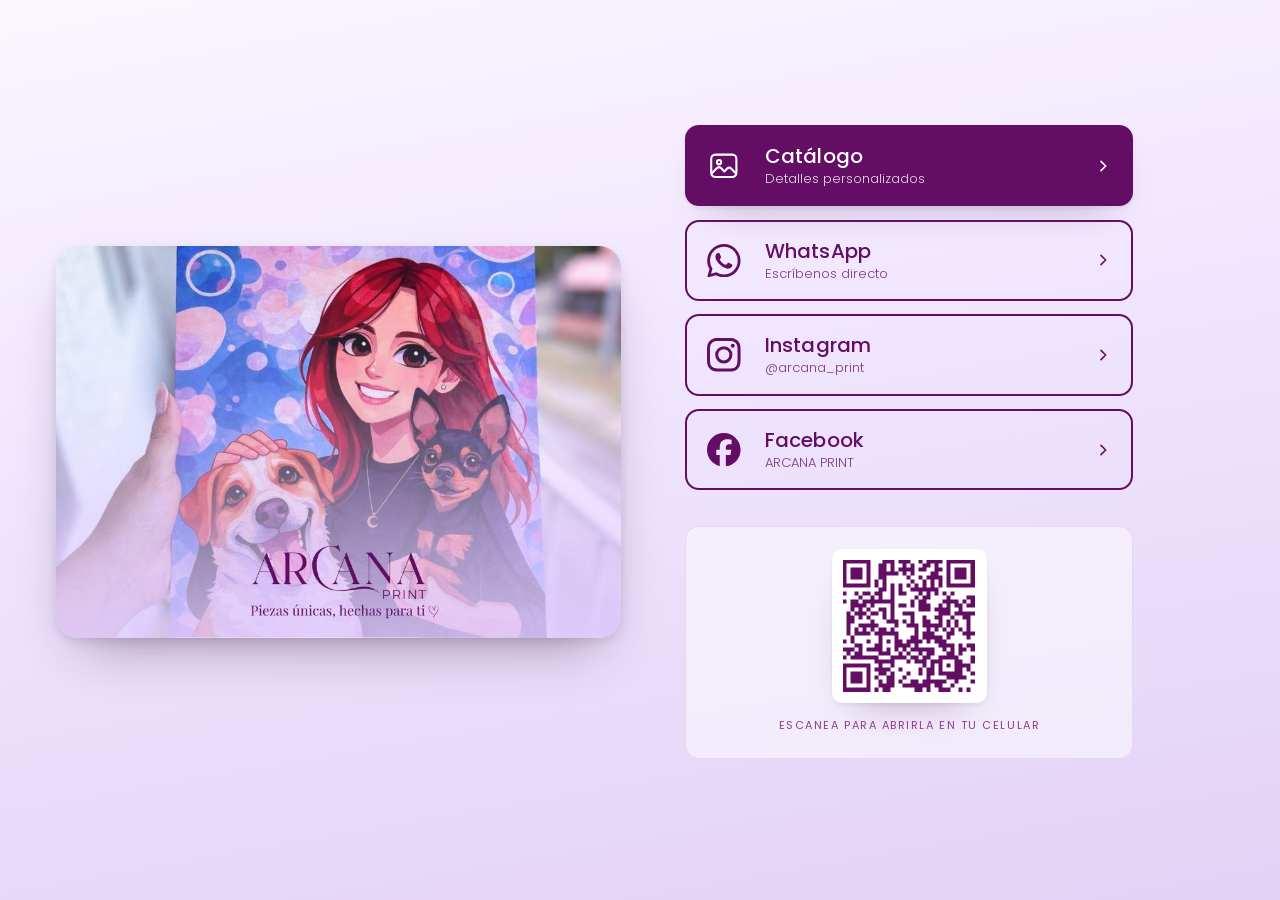
<file: Dahiana/arcana-print/index.html>
<!DOCTYPE html>
<html lang="es">
<head>
<meta charset="utf-8">
<meta name="viewport" content="width=device-width, initial-scale=1">
<title>ARCANA PRINT — Piezas únicas, hechas para ti</title>
<meta name="description" content="Regalos personalizados en Palmira, Valle del Cauca: retratos ilustrados, llaveros, portarretratos, imanes, mouse pads y placas para mascota.">
<meta name="theme-color" content="#630D64">
<link rel="icon" href="fotos/icono.png" type="image/png">
<link rel="apple-touch-icon" href="fotos/icono.png">
<link rel="stylesheet" href="fuentes/fuentes.css">
<link rel="stylesheet" href="estilos.css">
</head>
<body>

<main class="hub">

  <div class="hub__imagen">
    <img src="fotos/cabecera.jpg"
         alt="Lámina ilustrada de ARCANA PRINT: retrato de una chica con sus dos perros, sostenida en la mano."
         width="900" height="625">
  </div>

  <div class="hub__panel">

    <h1 class="oculto">ARCANA PRINT — Piezas únicas, hechas para ti</h1>

    <nav class="botones" aria-label="Catálogo y redes sociales">

      <a class="boton boton--principal" href="catalogo.html">
        <span class="boton__icono boton__icono--trazo" aria-hidden="true">
          <svg viewBox="0 0 24 24"><rect x="3" y="4" width="18" height="16" rx="3"/><circle cx="8.6" cy="9.4" r="1.5"/><path d="M3.6 17.2l3.6-3.6a2 2 0 0 1 2.8 0l2.4 2.4 2-2a2 2 0 0 1 2.8 0l3.2 3.2"/></svg>
        </span>
        <span class="boton__texto">
          <span class="boton__titulo">Catálogo</span>
          <span class="boton__sub">Detalles personalizados</span>
        </span>
        <span class="boton__flecha" aria-hidden="true">
          <svg viewBox="0 0 24 24"><path d="M9 5l7 7-7 7"/></svg>
        </span>
      </a>

      <a class="boton" data-enlace="whatsapp" href="https://wa.me/message/6TVOKA7FLFCMK1" target="_blank" rel="noopener">
        <span class="boton__icono boton__icono--relleno" aria-hidden="true">
          <svg viewBox="0 0 24 24"><path d="M17.472 14.382c-.297-.149-1.758-.867-2.03-.967-.273-.099-.471-.148-.67.15-.197.297-.767.966-.94 1.164-.173.199-.347.223-.644.075-.297-.15-1.255-.463-2.39-1.475-.883-.788-1.48-1.761-1.653-2.059-.173-.297-.018-.458.13-.606.134-.133.298-.347.446-.52.149-.174.198-.298.298-.497.099-.198.05-.371-.025-.52-.075-.149-.669-1.612-.916-2.207-.242-.579-.487-.5-.669-.51-.173-.008-.371-.01-.57-.01-.198 0-.52.074-.792.372-.272.297-1.04 1.016-1.04 2.479 0 1.462 1.065 2.875 1.213 3.074.149.198 2.096 3.2 5.077 4.487.709.306 1.262.489 1.694.625.712.227 1.36.195 1.871.118.571-.085 1.758-.719 2.006-1.413.248-.694.248-1.289.173-1.413-.074-.124-.272-.198-.57-.347m-5.421 7.403h-.004a9.87 9.87 0 0 1-5.031-1.378l-.361-.214-3.741.982.998-3.648-.235-.374a9.86 9.86 0 0 1-1.51-5.26c.001-5.45 4.436-9.884 9.888-9.884 2.64 0 5.122 1.03 6.988 2.898a9.825 9.825 0 0 1 2.893 6.994c-.003 5.45-4.437 9.884-9.885 9.884m8.413-18.297A11.815 11.815 0 0 0 12.05 0C5.495 0 .16 5.335.157 11.892c0 2.096.547 4.142 1.588 5.945L.057 24l6.305-1.654a11.882 11.882 0 0 0 5.683 1.448h.005c6.554 0 11.89-5.335 11.893-11.893a11.821 11.821 0 0 0-3.48-8.413Z"/></svg>
        </span>
        <span class="boton__texto">
          <span class="boton__titulo">WhatsApp</span>
          <span class="boton__sub">Escríbenos directo</span>
        </span>
        <span class="boton__flecha" aria-hidden="true">
          <svg viewBox="0 0 24 24"><path d="M9 5l7 7-7 7"/></svg>
        </span>
      </a>

      <a class="boton" data-enlace="instagram" href="https://www.instagram.com/arcana_print" target="_blank" rel="noopener">
        <span class="boton__icono boton__icono--relleno" aria-hidden="true">
          <svg viewBox="0 0 24 24"><path d="M12 0C8.74 0 8.333.015 7.053.072 5.775.132 4.905.333 4.14.63c-.789.306-1.459.717-2.126 1.384S.935 3.35.63 4.14C.333 4.905.131 5.775.072 7.053.012 8.333 0 8.74 0 12s.015 3.667.072 4.947c.06 1.277.261 2.148.558 2.913.306.788.717 1.459 1.384 2.126.667.666 1.336 1.079 2.126 1.384.766.296 1.636.499 2.913.558C8.333 23.988 8.74 24 12 24s3.667-.015 4.947-.072c1.277-.06 2.148-.262 2.913-.558.788-.306 1.459-.718 2.126-1.384.666-.667 1.079-1.335 1.384-2.126.296-.765.499-1.636.558-2.913.06-1.28.072-1.687.072-4.947s-.015-3.667-.072-4.947c-.06-1.277-.262-2.149-.558-2.913-.306-.789-.718-1.459-1.384-2.126C21.319 1.347 20.651.935 19.86.63c-.765-.297-1.636-.499-2.913-.558C15.667.012 15.26 0 12 0zm0 2.16c3.203 0 3.585.016 4.85.071 1.17.055 1.805.249 2.227.415.562.217.96.477 1.382.896.419.42.679.819.896 1.381.164.422.36 1.057.413 2.227.057 1.266.07 1.646.07 4.85s-.015 3.585-.074 4.85c-.061 1.17-.256 1.805-.421 2.227-.224.562-.479.96-.899 1.382-.419.419-.824.679-1.38.896-.42.164-1.065.36-2.235.413-1.274.057-1.649.07-4.859.07-3.211 0-3.586-.015-4.859-.074-1.171-.061-1.816-.256-2.236-.421-.569-.224-.96-.479-1.379-.899-.421-.419-.69-.824-.9-1.38-.165-.42-.359-1.065-.42-2.235-.045-1.26-.061-1.649-.061-4.844 0-3.196.016-3.586.061-4.861.061-1.17.255-1.814.42-2.234.21-.57.479-.96.9-1.381.419-.419.81-.689 1.379-.898.42-.166 1.051-.361 2.221-.421 1.275-.045 1.65-.06 4.859-.06l.045.03zm0 3.678a6.162 6.162 0 1 0 0 12.324 6.162 6.162 0 0 0 0-12.324zM12 16a4 4 0 1 1 0-8 4 4 0 0 1 0 8zm7.846-10.405a1.441 1.441 0 0 1-2.88 0 1.44 1.44 0 0 1 2.88 0z"/></svg>
        </span>
        <span class="boton__texto">
          <span class="boton__titulo">Instagram</span>
          <span class="boton__sub">@arcana_print</span>
        </span>
        <span class="boton__flecha" aria-hidden="true">
          <svg viewBox="0 0 24 24"><path d="M9 5l7 7-7 7"/></svg>
        </span>
      </a>

      <a class="boton" data-enlace="facebook" href="https://www.facebook.com/share/1EpY33QJiS/" target="_blank" rel="noopener">
        <span class="boton__icono boton__icono--relleno" aria-hidden="true">
          <svg viewBox="0 0 24 24"><path d="M9.101 23.691v-7.98H6.627v-3.667h2.474v-1.58c0-4.085 1.848-5.978 5.858-5.978.401 0 .955.042 1.468.103a8.68 8.68 0 0 1 1.141.195v3.325a8.623 8.623 0 0 0-.653-.036 26.805 26.805 0 0 0-.733-.009c-.707 0-1.259.096-1.675.309a1.686 1.686 0 0 0-.679.622c-.258.42-.374.995-.374 1.752v1.297h3.919l-.386 2.103-.287 1.564h-3.246v8.245C19.396 23.238 24 18.179 24 12.044c0-6.627-5.373-12-12-12s-12 5.373-12 12c0 5.628 3.874 10.35 9.101 11.647Z"/></svg>
        </span>
        <span class="boton__texto">
          <span class="boton__titulo">Facebook</span>
          <span class="boton__sub">ARCANA PRINT</span>
        </span>
        <span class="boton__flecha" aria-hidden="true">
          <svg viewBox="0 0 24 24"><path d="M9 5l7 7-7 7"/></svg>
        </span>
      </a>

    </nav>

    <section class="qr" id="qr" hidden>
      <div class="qr__marco" id="qr-marco"></div>
      <p class="qr__pie" id="qr-pie">Escanea para abrirla en tu celular</p>
    </section>

  </div>

</main>

<script src="lib/qrcode.min.js"></script>
<script src="productos.js"></script>
<script src="app.js"></script>

</body>
</html>
</file>
<file: Dahiana/arcana-print/fuentes/fuentes.css>
/* Tipografias de ARCANA PRINT. Archivo generado: no hace falta tocarlo. */

@font-face {
  font-family: 'Playfair Display';
  font-style: normal;
  font-weight: 600;
  font-display: swap;
  src: url('playfair-display-600-latin-ext.woff2') format('woff2');
  unicode-range: U+0100-02BA, U+02BD-02C5, U+02C7-02CC, U+02CE-02D7, U+02DD-02FF, U+0304, U+0308, U+0329, U+1D00-1DBF, U+1E00-1E9F, U+1EF2-1EFF, U+2020, U+20A0-20AB, U+20AD-20C0, U+2113, U+2C60-2C7F, U+A720-A7FF;
}

@font-face {
  font-family: 'Playfair Display';
  font-style: normal;
  font-weight: 600;
  font-display: swap;
  src: url('playfair-display-600-latin.woff2') format('woff2');
  unicode-range: U+0000-00FF, U+0131, U+0152-0153, U+02BB-02BC, U+02C6, U+02DA, U+02DC, U+0304, U+0308, U+0329, U+2000-206F, U+20AC, U+2122, U+2191, U+2193, U+2212, U+2215, U+FEFF, U+FFFD;
}

@font-face {
  font-family: 'Playfair Display';
  font-style: normal;
  font-weight: 700;
  font-display: swap;
  src: url('playfair-display-700-latin-ext.woff2') format('woff2');
  unicode-range: U+0100-02BA, U+02BD-02C5, U+02C7-02CC, U+02CE-02D7, U+02DD-02FF, U+0304, U+0308, U+0329, U+1D00-1DBF, U+1E00-1E9F, U+1EF2-1EFF, U+2020, U+20A0-20AB, U+20AD-20C0, U+2113, U+2C60-2C7F, U+A720-A7FF;
}

@font-face {
  font-family: 'Playfair Display';
  font-style: normal;
  font-weight: 700;
  font-display: swap;
  src: url('playfair-display-700-latin.woff2') format('woff2');
  unicode-range: U+0000-00FF, U+0131, U+0152-0153, U+02BB-02BC, U+02C6, U+02DA, U+02DC, U+0304, U+0308, U+0329, U+2000-206F, U+20AC, U+2122, U+2191, U+2193, U+2212, U+2215, U+FEFF, U+FFFD;
}

@font-face {
  font-family: 'Poppins';
  font-style: normal;
  font-weight: 300;
  font-display: swap;
  src: url('poppins-300-latin-ext.woff2') format('woff2');
  unicode-range: U+0100-02BA, U+02BD-02C5, U+02C7-02CC, U+02CE-02D7, U+02DD-02FF, U+0304, U+0308, U+0329, U+1D00-1DBF, U+1E00-1E9F, U+1EF2-1EFF, U+2020, U+20A0-20AB, U+20AD-20C0, U+2113, U+2C60-2C7F, U+A720-A7FF;
}

@font-face {
  font-family: 'Poppins';
  font-style: normal;
  font-weight: 300;
  font-display: swap;
  src: url('poppins-300-latin.woff2') format('woff2');
  unicode-range: U+0000-00FF, U+0131, U+0152-0153, U+02BB-02BC, U+02C6, U+02DA, U+02DC, U+0304, U+0308, U+0329, U+2000-206F, U+20AC, U+2122, U+2191, U+2193, U+2212, U+2215, U+FEFF, U+FFFD;
}

@font-face {
  font-family: 'Poppins';
  font-style: normal;
  font-weight: 400;
  font-display: swap;
  src: url('poppins-400-latin-ext.woff2') format('woff2');
  unicode-range: U+0100-02BA, U+02BD-02C5, U+02C7-02CC, U+02CE-02D7, U+02DD-02FF, U+0304, U+0308, U+0329, U+1D00-1DBF, U+1E00-1E9F, U+1EF2-1EFF, U+2020, U+20A0-20AB, U+20AD-20C0, U+2113, U+2C60-2C7F, U+A720-A7FF;
}

@font-face {
  font-family: 'Poppins';
  font-style: normal;
  font-weight: 400;
  font-display: swap;
  src: url('poppins-400-latin.woff2') format('woff2');
  unicode-range: U+0000-00FF, U+0131, U+0152-0153, U+02BB-02BC, U+02C6, U+02DA, U+02DC, U+0304, U+0308, U+0329, U+2000-206F, U+20AC, U+2122, U+2191, U+2193, U+2212, U+2215, U+FEFF, U+FFFD;
}

@font-face {
  font-family: 'Poppins';
  font-style: normal;
  font-weight: 500;
  font-display: swap;
  src: url('poppins-500-latin-ext.woff2') format('woff2');
  unicode-range: U+0100-02BA, U+02BD-02C5, U+02C7-02CC, U+02CE-02D7, U+02DD-02FF, U+0304, U+0308, U+0329, U+1D00-1DBF, U+1E00-1E9F, U+1EF2-1EFF, U+2020, U+20A0-20AB, U+20AD-20C0, U+2113, U+2C60-2C7F, U+A720-A7FF;
}

@font-face {
  font-family: 'Poppins';
  font-style: normal;
  font-weight: 500;
  font-display: swap;
  src: url('poppins-500-latin.woff2') format('woff2');
  unicode-range: U+0000-00FF, U+0131, U+0152-0153, U+02BB-02BC, U+02C6, U+02DA, U+02DC, U+0304, U+0308, U+0329, U+2000-206F, U+20AC, U+2122, U+2191, U+2193, U+2212, U+2215, U+FEFF, U+FFFD;
}

@font-face {
  font-family: 'Poppins';
  font-style: normal;
  font-weight: 600;
  font-display: swap;
  src: url('poppins-600-latin-ext.woff2') format('woff2');
  unicode-range: U+0100-02BA, U+02BD-02C5, U+02C7-02CC, U+02CE-02D7, U+02DD-02FF, U+0304, U+0308, U+0329, U+1D00-1DBF, U+1E00-1E9F, U+1EF2-1EFF, U+2020, U+20A0-20AB, U+20AD-20C0, U+2113, U+2C60-2C7F, U+A720-A7FF;
}

@font-face {
  font-family: 'Poppins';
  font-style: normal;
  font-weight: 600;
  font-display: swap;
  src: url('poppins-600-latin.woff2') format('woff2');
  unicode-range: U+0000-00FF, U+0131, U+0152-0153, U+02BB-02BC, U+02C6, U+02DA, U+02DC, U+0304, U+0308, U+0329, U+2000-206F, U+20AC, U+2122, U+2191, U+2193, U+2212, U+2215, U+FEFF, U+FFFD;
}
</file>
<file: Dahiana/arcana-print/estilos.css>
/* =========================================================================
   ARCANA PRINT — hoja de estilos
   Los colores salen de la propia imagen de marca y del catálogo en PDF.
   Este archivo no hace falta tocarlo para el mantenimiento del día a día.
   ========================================================================= */

:root {
  /* Colores de marca, medidos de Multimedia.jpg y del catálogo */
  --morado:         #630D64;
  --morado-oscuro:  #47094A;
  --morado-medio:   #8E3A8F;
  --morado-tenue:   #E7D6EC;
  --lila:           #F1E7FF;
  --lila-hondo:     #E2D2F5;
  --blanco:         #FFFFFF;
  --tinta:          #2A1330;
  --tinta-suave:    #6B5273;

  --display: "Playfair Display", Georgia, "Times New Roman", serif;
  --texto:   "Poppins", "Segoe UI", system-ui, -apple-system, sans-serif;

  --radio:       22px;
  --radio-chico: 14px;
  --sombra:      0 2px 4px rgba(42, 19, 48, .06), 0 18px 40px -24px rgba(42, 19, 48, .38);
  --sombra-alta: 0 4px 10px rgba(42, 19, 48, .10), 0 26px 55px -26px rgba(42, 19, 48, .48);

  color-scheme: light;
}

*, *::before, *::after { box-sizing: border-box; }

html { -webkit-text-size-adjust: 100%; }

body {
  margin: 0;
  background: var(--lila);
  background-image: linear-gradient(170deg, #FBF6FF 0%, var(--lila) 38%, var(--lila-hondo) 100%);
  background-attachment: fixed;
  color: var(--tinta);
  font-family: var(--texto);
  font-size: 16px;
  line-height: 1.55;
  -webkit-font-smoothing: antialiased;
}

img { max-width: 100%; display: block; }

a { color: var(--morado); }

:focus-visible {
  outline: 3px solid var(--morado);
  outline-offset: 3px;
  border-radius: 6px;
}

.oculto {
  position: absolute;
  width: 1px; height: 1px;
  padding: 0; margin: -1px;
  overflow: hidden;
  clip: rect(0 0 0 0);
  white-space: nowrap;
  border: 0;
}

/* =========================================================================
   PORTADA
   ========================================================================= */

.hub {
  max-width: 78rem;
  margin: 0 auto;
  padding: clamp(1rem, 4vw, 3rem) clamp(1rem, 5vw, 2.5rem) clamp(2.5rem, 6vw, 4rem);
  display: grid;
  gap: clamp(1.75rem, 5vw, 3.5rem);
  align-content: center;
  min-height: 100svh;
}

.hub__imagen img {
  width: 100%;
  height: auto;              /* imprescindible: si no, el alto del HTML deforma la foto */
  border-radius: var(--radio);
  box-shadow: var(--sombra-alta);
}

.hub__panel {
  display: flex;
  flex-direction: column;
  gap: clamp(1.5rem, 4vw, 2.25rem);
  width: 100%;
  max-width: 30rem;
  margin: 0 auto;
}

@media (min-width: 60rem) {
  .hub {
    grid-template-columns: minmax(0, 1.05fr) minmax(0, 1fr);
    align-items: center;
    gap: clamp(2.5rem, 5vw, 4.5rem);
  }
  .hub__panel { margin: 0; max-width: 28rem; }
}

/* ---------- botones ---------- */

.botones {
  display: flex;
  flex-direction: column;
  gap: .85rem;
}

.boton {
  display: grid;
  grid-template-columns: 2.6rem 1fr 1rem;
  align-items: center;
  gap: 1rem;
  padding: 1.05rem 1.25rem;
  border: 2px solid var(--morado);
  border-radius: var(--radio-chico);
  background: transparent;
  color: var(--morado);
  text-decoration: none;
  transition: transform .16s ease, background-color .16s ease, box-shadow .16s ease, color .16s ease;
}

.boton__icono { width: 2.1rem; height: 2.1rem; }
.boton__icono svg { width: 100%; height: 100%; display: block; }
.boton__icono--relleno svg { fill: currentColor; }
.boton__icono--trazo svg {
  fill: none;
  stroke: currentColor;
  stroke-width: 1.5;
  stroke-linecap: round;
  stroke-linejoin: round;
}

.boton__texto { display: flex; flex-direction: column; min-width: 0; }

.boton__titulo {
  font-size: 1.25rem;
  font-weight: 500;
  line-height: 1.2;
  letter-spacing: .005em;
}

.boton__sub {
  font-size: .8125rem;
  font-weight: 300;
  line-height: 1.35;
  opacity: .8;
  margin-top: .12rem;
}

.boton__flecha { width: 1rem; height: 1rem; justify-self: end; }
.boton__flecha svg { width: 100%; height: 100%; display: block; stroke: currentColor; fill: none; stroke-width: 2.4; stroke-linecap: round; stroke-linejoin: round; }

.boton:hover, .boton:focus-visible {
  background: var(--blanco);
  box-shadow: var(--sombra);
  transform: translateY(-2px);
}

.boton--principal {
  background: var(--morado);
  color: var(--blanco);
  box-shadow: var(--sombra);
}
.boton--principal .boton__sub { opacity: .85; }
.boton--principal:hover, .boton--principal:focus-visible {
  background: var(--morado-oscuro);
  color: var(--blanco);
  box-shadow: var(--sombra-alta);
}

/* ---------- bloque del QR ---------- */

.qr {
  display: flex;
  flex-direction: column;
  align-items: center;
  gap: .85rem;
  padding: 1.35rem 1.25rem 1.5rem;
  border-radius: var(--radio-chico);
  background: rgba(255, 255, 255, .5);
  border: 1px solid var(--morado-tenue);
}

.qr__marco {
  padding: .7rem;
  background: var(--blanco);
  border-radius: 10px;
  box-shadow: var(--sombra);
  line-height: 0;
}
.qr__marco img, .qr__marco canvas { display: block; width: 132px; height: 132px; }
.qr__marco table { border-collapse: collapse; }

.qr__pie {
  margin: 0;
  font-size: .6875rem;
  font-weight: 400;
  letter-spacing: .14em;
  text-transform: uppercase;
  color: var(--morado-medio);
  text-align: center;
}

.qr--aviso .qr__marco {
  display: flex;
  align-items: center;
  justify-content: center;
  width: 132px; height: 132px;
  padding: 1rem;
  font-size: .75rem;
  line-height: 1.4;
  text-align: center;
  color: var(--tinta-suave);
  border: 1px dashed var(--morado-tenue);
  box-shadow: none;
}

/* =========================================================================
   CATÁLOGO
   ========================================================================= */

.envoltorio {
  max-width: 68rem;
  margin: 0 auto;
  padding: clamp(1.25rem, 4vw, 2.5rem) clamp(1rem, 5vw, 2.5rem) clamp(3rem, 8vw, 5rem);
}

.volver {
  display: inline-flex;
  align-items: center;
  gap: .5rem;
  font-size: .8125rem;
  font-weight: 500;
  letter-spacing: .04em;
  text-transform: uppercase;
  color: var(--morado);
  text-decoration: none;
  padding: .5rem .9rem .5rem .7rem;
  border-radius: 999px;
  border: 1px solid var(--morado-tenue);
  background: rgba(255, 255, 255, .55);
  transition: background-color .16s ease, border-color .16s ease;
}
.volver:hover, .volver:focus-visible { background: var(--blanco); border-color: var(--morado); }
.volver svg { width: .9rem; height: .9rem; stroke: currentColor; fill: none; stroke-width: 2.4; stroke-linecap: round; stroke-linejoin: round; }

.cabecera-cat {
  text-align: center;
  margin: clamp(2rem, 6vw, 3.25rem) 0 clamp(2rem, 6vw, 3.5rem);
}

.cabecera-cat__marca {
  font-family: var(--display);
  font-size: 1.05rem;
  font-weight: 600;
  letter-spacing: .3em;
  text-transform: uppercase;
  color: var(--morado-medio);
  margin: 0 0 .25rem;
}

.cabecera-cat h1 {
  font-family: var(--display);
  font-size: clamp(3.2rem, 14vw, 6rem);
  font-weight: 700;
  line-height: .9;
  letter-spacing: -.02em;
  color: var(--morado);
  margin: 0;
}

.cabecera-cat__sub {
  margin: .9rem 0 0;
  font-size: clamp(.75rem, 2.6vw, .9375rem);
  font-weight: 300;
  letter-spacing: .06em;
  color: var(--tinta-suave);
}

/* ---------- ficha de producto ---------- */

.productos {
  display: flex;
  flex-direction: column;
  gap: clamp(1.5rem, 4vw, 2.5rem);
}

.producto {
  display: grid;
  gap: 0;
  border-radius: var(--radio);
  overflow: hidden;
  background: var(--morado);
  box-shadow: var(--sombra);
}

@media (min-width: 46rem) {
  .producto { grid-template-columns: 1fr 1fr; align-items: stretch; }
  /* En las fichas pares la foto pasa a la derecha. Tiene que ser order:2,
     no order:-1: la foto ya es el primer elemento del HTML. */
  .producto:nth-child(even) .producto__media { order: 2; }
}

.producto__media {
  position: relative;
  overflow: hidden;
  aspect-ratio: 4 / 3;
  background: var(--lila-hondo);
}

/* La foto va posicionada para que NUNCA sea ella quien decida el alto de la
   ficha. Si no, una foto vertical convierte la tarjeta en una torre. */
.producto__media img {
  position: absolute;
  inset: 0;
  width: 100%;
  height: 100%;
  object-fit: cover;
}

@media (min-width: 46rem) {
  .producto__media { aspect-ratio: auto; min-height: 21rem; }
}

.producto__sinfoto {
  position: absolute;
  inset: 0;
  display: flex;
  flex-direction: column;
  align-items: center;
  justify-content: center;
  gap: .6rem;
  padding: 1.5rem;
  text-align: center;
  background:
    repeating-linear-gradient(-45deg, rgba(99, 13, 100, .05) 0 10px, transparent 10px 20px),
    var(--lila);
  color: var(--morado-medio);
}
.producto__sinfoto svg { width: 2.4rem; height: 2.4rem; stroke: currentColor; fill: none; stroke-width: 1.4; stroke-linecap: round; stroke-linejoin: round; }
.producto__sinfoto span {
  font-size: .75rem;
  font-weight: 500;
  letter-spacing: .14em;
  text-transform: uppercase;
}

.producto__datos {
  display: flex;
  flex-direction: column;
  gap: .85rem;
  padding: clamp(1.5rem, 4vw, 2.5rem);
  color: var(--blanco);
}

.producto__nombre {
  font-family: var(--texto);
  font-size: clamp(1.6rem, 4.6vw, 2.1rem);
  font-weight: 300;
  line-height: 1.1;
  letter-spacing: .005em;
  margin: 0;
  text-wrap: balance;
}

.producto__desc {
  margin: 0;
  font-size: .9375rem;
  font-weight: 300;
  line-height: 1.6;
  color: rgba(255, 255, 255, .88);
  max-width: 42ch;
}

.producto__desc--vacia { font-style: italic; color: rgba(255, 255, 255, .6); }

.producto__precio {
  margin: .15rem 0 0;
  font-size: clamp(1.5rem, 4vw, 1.9rem);
  font-weight: 600;
  letter-spacing: .01em;
  font-variant-numeric: tabular-nums;
}

.producto__cta {
  align-self: flex-start;
  margin-top: .45rem;
  display: inline-flex;
  align-items: center;
  gap: .55rem;
  padding: .7rem 1.15rem;
  border-radius: 999px;
  background: var(--blanco);
  color: var(--morado);
  font-size: .875rem;
  font-weight: 500;
  text-decoration: none;
  transition: transform .16s ease, box-shadow .16s ease;
}
.producto__cta svg { width: 1.1rem; height: 1.1rem; fill: currentColor; }
.producto__cta:hover, .producto__cta:focus-visible {
  transform: translateY(-2px);
  box-shadow: 0 8px 20px -8px rgba(0, 0, 0, .45);
}

/* ---------- cierre del catálogo ---------- */

.cierre {
  margin: clamp(2.5rem, 7vw, 4rem) 0 0;
  padding: clamp(1.75rem, 5vw, 2.5rem);
  border-radius: var(--radio);
  border: 2px solid var(--morado);
  text-align: center;
  display: flex;
  flex-direction: column;
  align-items: center;
  gap: 1rem;
}

.cierre p {
  margin: 0;
  font-size: clamp(1.05rem, 3vw, 1.25rem);
  font-weight: 300;
  color: var(--tinta);
  max-width: 34ch;
  text-wrap: balance;
}

.cierre .producto__cta { background: var(--morado); color: var(--blanco); align-self: center; margin: 0; }

/* ---------- aviso de error del archivo de productos ---------- */

.averia {
  border: 2px solid #A8342A;
  background: #FBEDEB;
  color: #6E211A;
  border-radius: var(--radio-chico);
  padding: 1.5rem;
  display: flex;
  flex-direction: column;
  gap: .6rem;
}
.averia h2 { margin: 0; font-family: var(--texto); font-size: 1.05rem; font-weight: 600; }
.averia p  { margin: 0; font-size: .9375rem; line-height: 1.6; }
.averia code { background: rgba(168, 52, 42, .12); padding: .1em .35em; border-radius: 4px; font-size: .9em; }

/* ---------- movimiento reducido ---------- */

@media (prefers-reduced-motion: reduce) {
  * { transition-duration: .01ms !important; animation-duration: .01ms !important; }
  .boton:hover, .producto__cta:hover { transform: none; }
}
</file>
